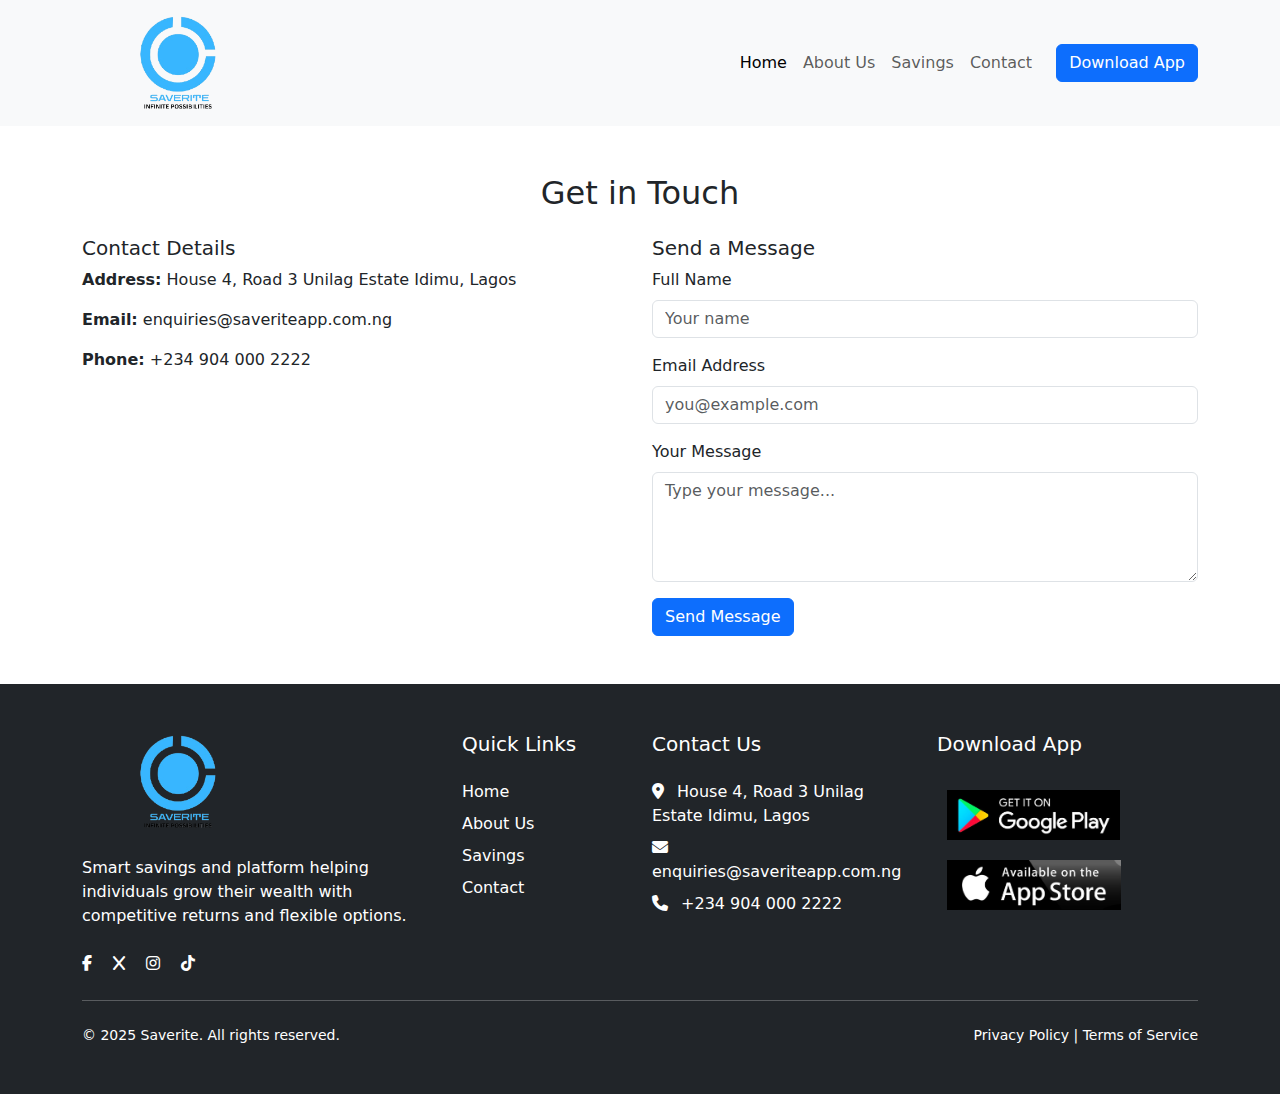
<file: contact.html>
<!DOCTYPE html>
<html lang="en">
<head>
  <meta charset="UTF-8">
  <title>Contact – Saverite</title>
  <link rel="stylesheet" href="style.css">

  <link href="dist/css/bootstrap.min.css" rel="stylesheet">
  <script src="dist/js/bootstrap.min.js"></script> 
  <link rel="stylesheet" href="https://cdnjs.cloudflare.com/ajax/libs/font-awesome/6.4.0/css/all.min.css">
</head>
<body>

    <!-- Navigation -->
    <nav class="navbar navbar-expand-lg navbar-light bg-light sticky-top">
        <div class="container">
            <a class="navbar-brand" href="index.html">
                <img src="images/logo.jpg" alt="Saverite Logo" style="height: 100px; width: 200px;">
            </a>
            <button class="navbar-toggler" type="button" data-bs-toggle="collapse" data-bs-target="#navbarNav"           style="border: none; box-shadow: none; outline: none; background: transparent;"
            >
                <span class="navbar-toggler-icon"></span>
            </button>
            <div class="collapse navbar-collapse" id="navbarNav">
                <ul class="navbar-nav ms-auto">
                    <li class="nav-item">
                        <a class="nav-link active" href="index.html">Home</a>
                    </li>
                    <li class="nav-item">
                        <a class="nav-link" href="about.html">About Us</a>
                    </li>
                    <li class="nav-item">
                        <a class="nav-link" href="invest.html">Savings</a>
                    </li>
                    <li class="nav-item">
                        <a class="nav-link" href="contact.html">Contact</a>
                    </li>
                </ul>
                <div class="ms-lg-3 mt-3 mt-lg-0">
                    <a href="#" class="btn btn-primary">Download App</a>
                </div>
            </div>
        </div>
    </nav>

  <section class="container py-5">
    <h2 class="mb-4 text-center">Get in Touch</h2>

    <div class="row">
      <div class="col-md-6 mb-4">
        <h5>Contact Details</h5>
        <p><strong>Address:</strong> House 4, Road 3 Unilag Estate Idimu, Lagos</p>
        <p><strong>Email:</strong> enquiries@saveriteapp.com.ng</p>
        <p><strong>Phone:</strong> +234 904 000 2222</p>
      </div>

      <div class="col-md-6">
        <h5>Send a Message</h5>
        <form>
          <div class="mb-3">
            <label for="name" class="form-label">Full Name</label>
            <input type="text" class="form-control" id="name" placeholder="Your name" required>
          </div>
          <div class="mb-3">
            <label for="email" class="form-label">Email Address</label>
            <input type="email" class="form-control" id="email" placeholder="you@example.com" required>
          </div>
          <div class="mb-3">
            <label for="message" class="form-label">Your Message</label>
            <textarea class="form-control" id="message" rows="4" placeholder="Type your message..." required></textarea>
          </div>
          <button type="submit" class="btn btn-primary">Send Message</button>
        </form>
      </div>
    </div>
  </section>

  <!-- Footer -->
  <footer>
    <div class="container">
        <div class="row">
            <div class="col-lg-4 mb-4 mb-lg-0">
                <h5 class="text-white mb-4">
                    <img src="images/logo.jpg" height="100" width="200">
                </h5>
                <p>Smart savings and platform helping individuals grow their wealth with competitive returns and flexible options.</p>
                <div class="mt-4">
                    <a href="https://www.facebook.com/profile.php?id=61578107497390" class="text-white me-3"><i class="fab fa-facebook-f"></i></a>
                    <a href="https://x.com/Saverite1" class="text-white me-3"><i class="fab fa-x"></i></a>
                    <a href="https://www.instagram.com/theSaverite/" class="text-white me-3"><i class="fab fa-instagram"></i></a>
                    <a href="https://www.tiktok.com/@saverite" class="text-white"><i class="fab fa-tiktok"></i></a>
                </div>
            </div>
            <div class="col-lg-2 col-md-6 mb-4 mb-md-0">
                <h5 class="text-white mb-4">Quick Links</h5>
                <ul class="list-unstyled">
                    <li class="mb-2"><a href="index.html" class="text-white text-decoration-none">Home</a></li>
                    <li class="mb-2"><a href="about.html" class="text-white text-decoration-none">About Us</a></li>
                    <li class="mb-2"><a href="invest.html" class="text-white text-decoration-none">Savings</a></li>
                    <li><a href="contact.html" class="text-white text-decoration-none">Contact</a></li>
                </ul>
            </div>
            <div class="col-lg-3 col-md-6 mb-4 mb-md-0">
                <h5 class="text-white mb-4">Contact Us</h5>
                <ul class="list-unstyled">
                    <li class="mb-2"><i class="fas fa-map-marker-alt me-2"></i> House 4, Road 3 Unilag Estate Idimu, Lagos</li>
                    <li class="mb-2"><i class="fas fa-envelope me-2"></i> enquiries@saveriteapp.com.ng</li>
                    <li><i class="fas fa-phone me-2"></i> +234 904 000 2222</li>
                </ul>
            </div>
            <div class="col-lg-3 col-md-6">
                <h5 class="text-white mb-4">Download App</h5>
                <a href="#"><img src="images/google.png" alt="Google Play" class="app-badge"></a>
                    <a href="#"><img src="images/apple.png" alt="App Store" class="app-badge"></a>
            </div>
        </div>
        <hr class="my-4 bg-secondary">
        <div class="row">
            <div class="col-md-6 text-center text-md-start">
                <p class="small mb-0">&copy; 2025 Saverite. All rights reserved.</p>
            </div>
            <div class="col-md-6 text-center text-md-end">
                <p class="small mb-0">
                    <a href="privacy.html" class="text-white text-decoration-none">Privacy Policy</a> | 
                    <a href="terms.html" class="text-white text-decoration-none">Terms of Service</a>
                </p>
            </div>
        </div>
    </div>
</footer>

  <script src="https://cdn.jsdelivr.net/npm/bootstrap@5.3.0/dist/js/bootstrap.bundle.min.js"></script>
</body>
</html>

<!-- 
instagram - https://www.instagram.com/theSaverite/

Facebook - https://www.facebook.com/profile.php?id=61578107497390

x - https://x.com/Saverite1

tiktok - https://www.tiktok.com/@saverite -->
</file>
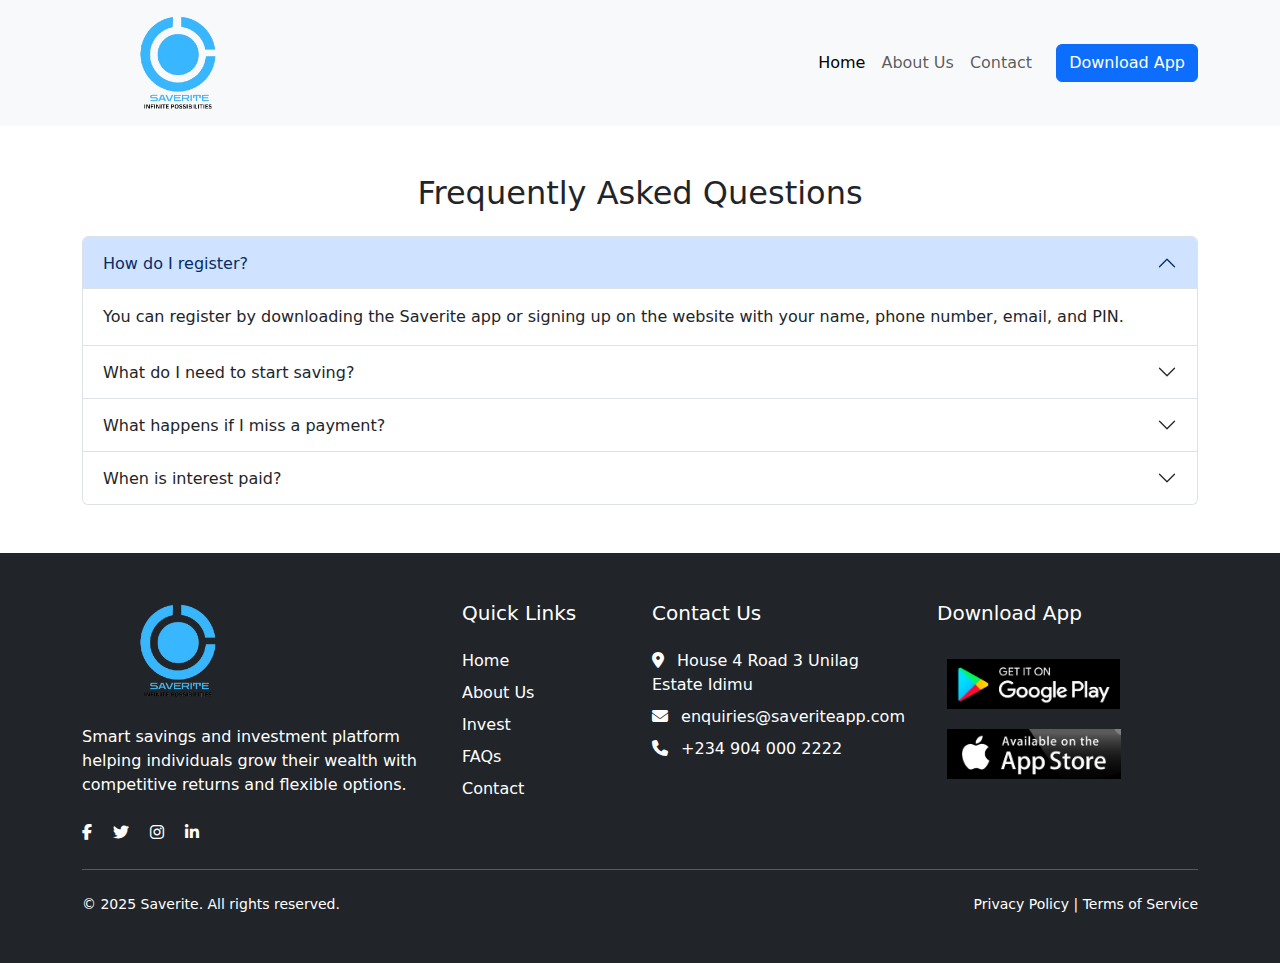
<file: faq.html>
<!DOCTYPE html>
<html lang="en">
<head>
  <meta charset="UTF-8">
  <title>FAQs – Saverite</title>
  <link rel="stylesheet" href="style.css">

  <link href="dist/css/bootstrap.min.css" rel="stylesheet">
  <script src="dist/js/bootstrap.min.js"></script>  <link rel="stylesheet" href="https://cdnjs.cloudflare.com/ajax/libs/font-awesome/6.4.0/css/all.min.css">
</head>
<body>

    <!-- Navigation -->
    <nav class="navbar navbar-expand-lg navbar-light bg-light sticky-top">
        <div class="container">
            <a class="navbar-brand" href="index.html">
                                <img src="images/logo.jpg" alt="Saverite Logo" style="height: 100px; width: 200px;">

            </a>
            <button class="navbar-toggler" type="button" data-bs-toggle="collapse" data-bs-target="#navbarNav">
                <span class="navbar-toggler-icon"></span>
            </button>
            <div class="collapse navbar-collapse" id="navbarNav">
                <ul class="navbar-nav ms-auto">
                    <li class="nav-item">
                        <a class="nav-link active" href="index.html">Home</a>
                    </li>
                    <li class="nav-item">
                        <a class="nav-link" href="about.html">About Us</a>
                    </li>
                    <li class="nav-item">
                        <a class="nav-link" href="contact.html">Contact</a>
                    </li>
                </ul>
                <div class="ms-lg-3 mt-3 mt-lg-0">
                    <a href="#" class="btn btn-primary">Download App</a>
                </div>
            </div>
        </div>
    </nav>

  <section class="container py-5">
    <h2 class="mb-4 text-center">Frequently Asked Questions</h2>
    <div class="accordion" id="faqAccordion">

      <div class="accordion-item">
        <h2 class="accordion-header" id="headingOne">
          <button class="accordion-button" type="button" data-bs-toggle="collapse" data-bs-target="#faq1">
            How do I register?
          </button>
        </h2>
        <div id="faq1" class="accordion-collapse collapse show" data-bs-parent="#faqAccordion">
          <div class="accordion-body">
            You can register by downloading the Saverite app or signing up on the website with your name, phone number, email, and PIN.
          </div>
        </div>
      </div>

      <div class="accordion-item">
        <h2 class="accordion-header" id="headingTwo">
          <button class="accordion-button collapsed" type="button" data-bs-toggle="collapse" data-bs-target="#faq2">
            What do I need to start saving?
          </button>
        </h2>
        <div id="faq2" class="accordion-collapse collapse" data-bs-parent="#faqAccordion">
          <div class="accordion-body">
            You only need a smartphone, an active bank account, and a debit card to start saving with Saverite.
          </div>
        </div>
      </div>

      <div class="accordion-item">
        <h2 class="accordion-header" id="headingThree">
          <button class="accordion-button collapsed" type="button" data-bs-toggle="collapse" data-bs-target="#faq3">
            What happens if I miss a payment?
          </button>
        </h2>
        <div id="faq3" class="accordion-collapse collapse" data-bs-parent="#faqAccordion">
          <div class="accordion-body">
            There is no penalty. Saverite only deducts savings when your account is funded. Missed days are skipped, not carried over.
          </div>
        </div>
      </div>

      <div class="accordion-item">
        <h2 class="accordion-header" id="headingFour">
          <button class="accordion-button collapsed" type="button" data-bs-toggle="collapse" data-bs-target="#faq4">
            When is interest paid?
          </button>
        </h2>
        <div id="faq4" class="accordion-collapse collapse" data-bs-parent="#faqAccordion">
          <div class="accordion-body">
            Interest is paid daily and credited to your withdrawable wallet.
          </div>
        </div>
      </div>

    </div>
  </section>

  <!-- Footer -->
  <footer>
    <div class="container">
        <div class="row">
            <div class="col-lg-4 mb-4 mb-lg-0">
                <h5 class="text-white mb-4">
                    <img src="images/logo.jpg" height="100" width="200">
                </h5>
                <p>Smart savings and investment platform helping individuals grow their wealth with competitive returns and flexible options.</p>
                <div class="mt-4">
                    <a href="#" class="text-white me-3"><i class="fab fa-facebook-f"></i></a>
                    <a href="#" class="text-white me-3"><i class="fab fa-twitter"></i></a>
                    <a href="#" class="text-white me-3"><i class="fab fa-instagram"></i></a>
                    <a href="#" class="text-white"><i class="fab fa-linkedin-in"></i></a>
                </div>
            </div>
            <div class="col-lg-2 col-md-6 mb-4 mb-md-0">
                <h5 class="text-white mb-4">Quick Links</h5>
                <ul class="list-unstyled">
                    <li class="mb-2"><a href="index.html" class="text-white text-decoration-none">Home</a></li>
                    <li class="mb-2"><a href="about.html" class="text-white text-decoration-none">About Us</a></li>
                    <li class="mb-2"><a href="invest.html" class="text-white text-decoration-none">Invest</a></li>
                    <li class="mb-2"><a href="faqs.html" class="text-white text-decoration-none">FAQs</a></li>
                    <li><a href="contact.html" class="text-white text-decoration-none">Contact</a></li>
                </ul>
            </div>
            <div class="col-lg-3 col-md-6 mb-4 mb-md-0">
                <h5 class="text-white mb-4">Contact Us</h5>
                <ul class="list-unstyled">
                    <li class="mb-2"><i class="fas fa-map-marker-alt me-2"></i> House 4 Road 3 Unilag Estate Idimu</li>
                    <li class="mb-2"><i class="fas fa-envelope me-2"></i> enquiries@saveriteapp.com</li>
                    <li><i class="fas fa-phone me-2"></i> +234 904 000 2222</li>
                </ul>
            </div>
            <div class="col-lg-3 col-md-6">
                <h5 class="text-white mb-4">Download App</h5>
                <a href="#"><img src="images/google.png" alt="Google Play" class="app-badge"></a>
                    <a href="#"><img src="images/apple.png" alt="App Store" class="app-badge"></a>
            </div>
        </div>
        <hr class="my-4 bg-secondary">
        <div class="row">
            <div class="col-md-6 text-center text-md-start">
                <p class="small mb-0">&copy; 2025 Saverite. All rights reserved.</p>
            </div>
            <div class="col-md-6 text-center text-md-end">
                <p class="small mb-0">
                    <a href="#" class="text-white text-decoration-none">Privacy Policy</a> | 
                    <a href="#" class="text-white text-decoration-none">Terms of Service</a>
                </p>
            </div>
        </div>
    </div>
</footer>

  <script src="https://cdn.jsdelivr.net/npm/bootstrap@5.3.0/dist/js/bootstrap.bundle.min.js"></script>
</body>
</html>
</file>
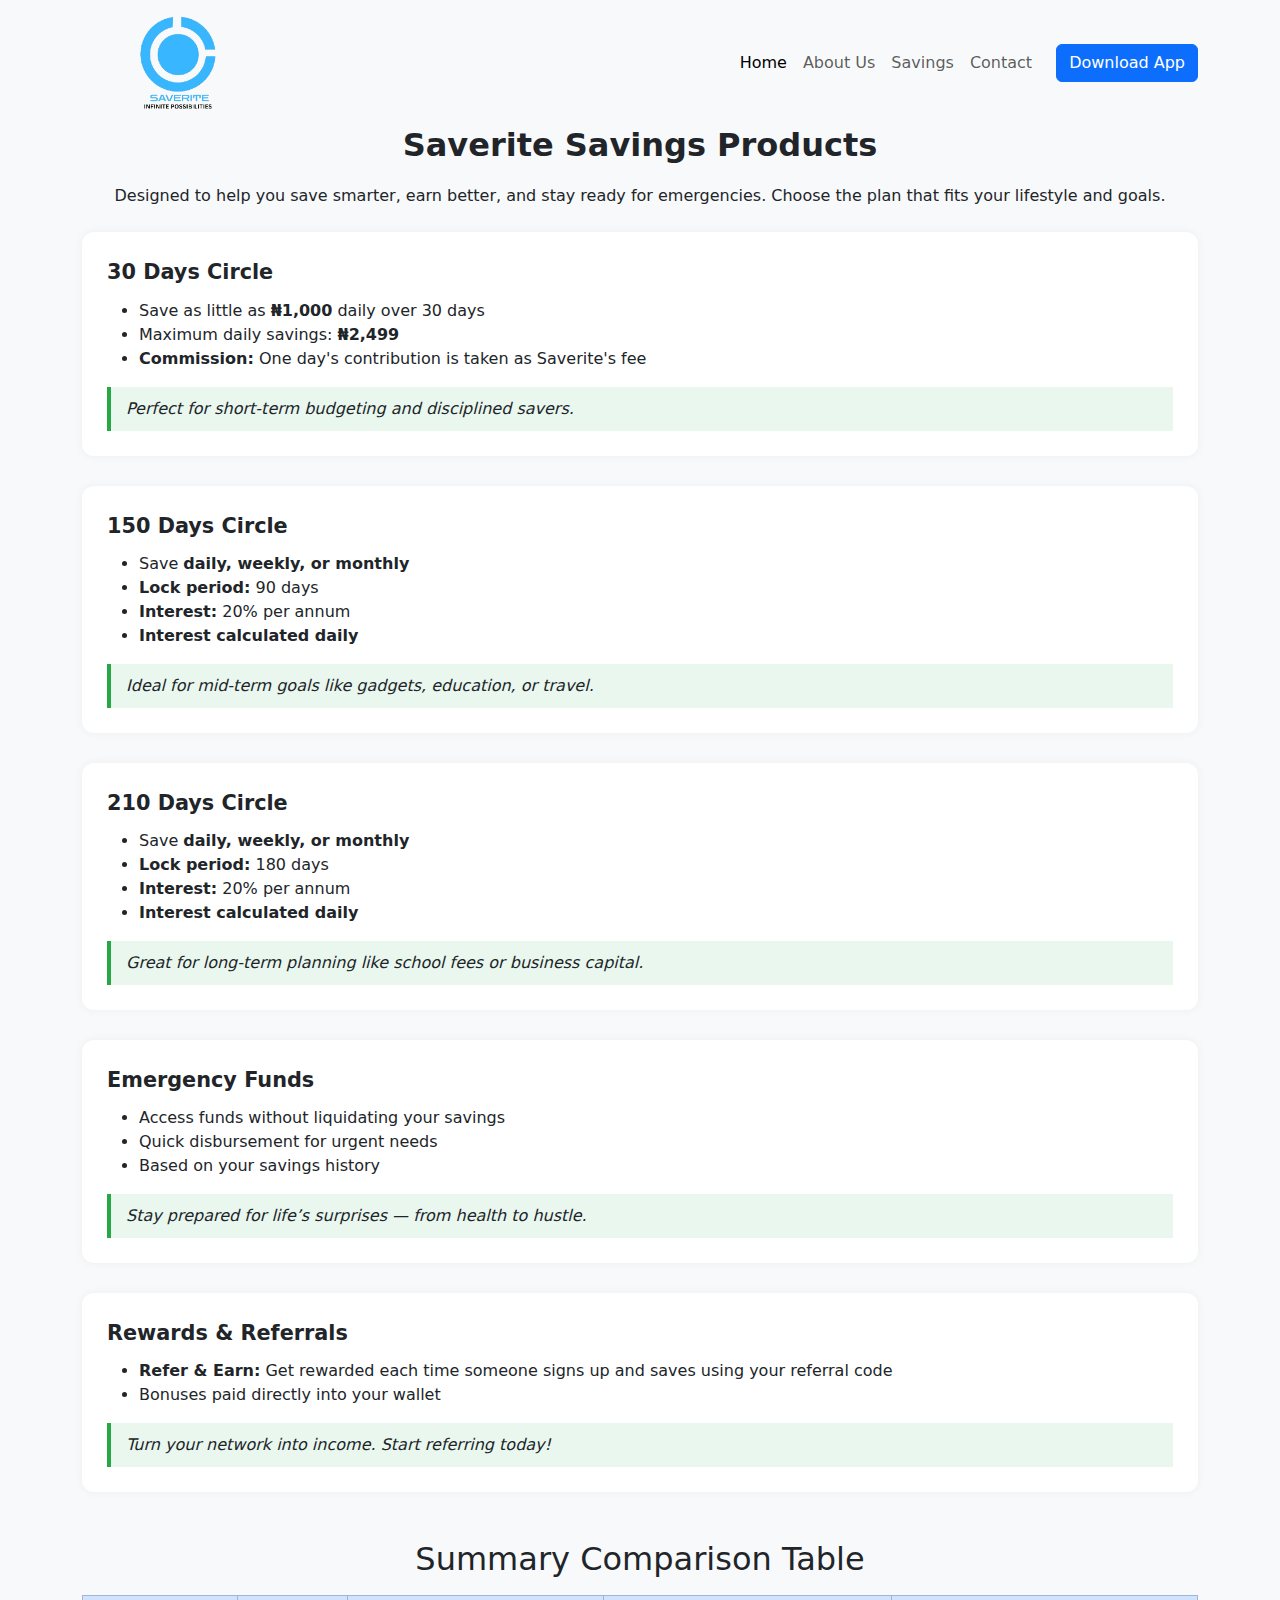
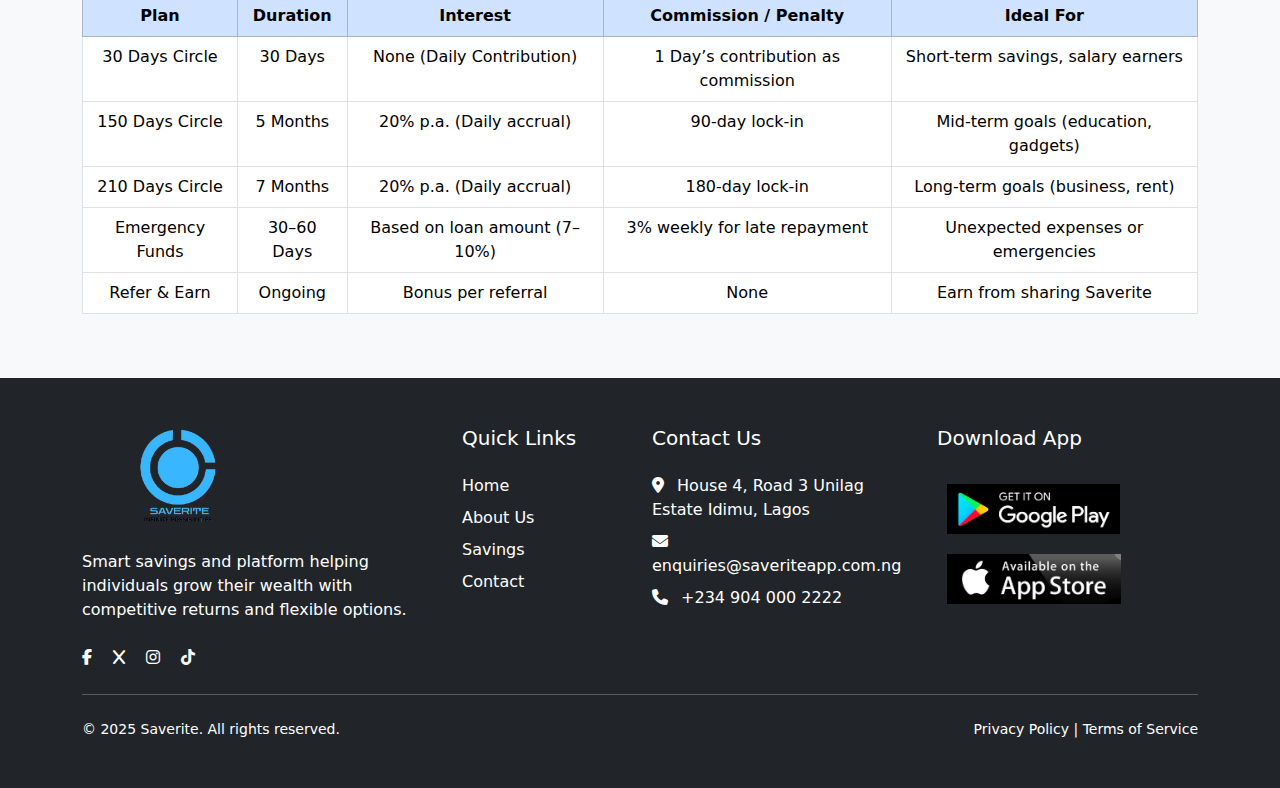
<file: invest.html>
<!DOCTYPE html>
<html lang="en">
<head>
    <meta charset="UTF-8">
    <meta name="viewport" content="width=device-width, initial-scale=1.0">
    <title>Saverite - Smart Savings Platform</title>
    <link rel="stylesheet" href="style.css">
    <!-- Bootstrap CSS -->
    <link href="dist/css/bootstrap.min.css" rel="stylesheet">
    <script src="dist/js/bootstrap.min.js"></script>
    <!-- Font Awesome -->
    <link rel="stylesheet" href="https://cdnjs.cloudflare.com/ajax/libs/font-awesome/6.4.0/css/all.min.css">
    <style>
      body {
        background-color: #f8f9fa;
      }
      .section-title {
        font-size: 2rem;
        font-weight: 600;
        margin-bottom: 20px;
      }
      .product-card {
        background: #fff;
        border-radius: 12px;
        padding: 25px;
        box-shadow: 0 0 10px rgba(0, 0, 0, 0.05);
        margin-bottom: 30px;
      }
      .product-title {
        font-size: 1.3rem;
        font-weight: 600;
        margin-bottom: 10px;
      }
      .highlight {
        background-color: #e9f7ef;
        border-left: 4px solid #28a745;
        padding: 10px 15px;
        margin-top: 15px;
        font-style: italic;
      }
    </style>

  </head>
<body>
    <!-- Navigation -->
    <nav class="navbar navbar-expand-lg navbar-light bg-light sticky-top">
        <div class="container">
            <a class="navbar-brand" href="index.html">
                <img src="images/logo.jpg" alt="Saverite Logo" style="height: 100px; width: 200px;">
            </a>
            <button class="navbar-toggler" type="button" data-bs-toggle="collapse" data-bs-target="#navbarNav"           style="border: none; box-shadow: none; outline: none; background: transparent;"
            >
                <span class="navbar-toggler-icon"></span>
            </button>
            <div class="collapse navbar-collapse" id="navbarNav">
                <ul class="navbar-nav ms-auto">
                    <li class="nav-item">
                        <a class="nav-link active" href="index.html">Home</a>
                    </li>
                    <li class="nav-item">
                        <a class="nav-link" href="about.html">About Us</a>
                    </li>
                    <li class="nav-item">
                        <a class="nav-link" href="invest.html">Savings</a>
                    </li>
                    <li class="nav-item">
                        <a class="nav-link" href="contact.html">Contact</a>
                    </li>
                </ul>
                <div class="ms-lg-3 mt-3 mt-lg-0">
                    <a href="#" class="btn btn-primary">Download App</a>
                </div>
            </div>
        </div>
    </nav>

    <div class="container">
      
      <h1 class="section-title text-center">Saverite Savings Products</h1>
  <p class="mb-4 text-center">
    Designed to help you save smarter, earn better, and stay ready for emergencies. Choose the plan that fits your lifestyle and goals.
  </p>

  <!-- 30 Days Circle -->
  <div class="product-card">
    <div class="product-title">30 Days Circle</div>
    <ul>
      <li>Save as little as <strong>₦1,000</strong> daily over 30 days</li>
      <li>Maximum daily savings: <strong>₦2,499</strong></li>
      <li><strong>Commission:</strong> One day's contribution is taken as Saverite's fee</li>
    </ul>
    <div class="highlight">Perfect for short-term budgeting and disciplined savers.</div>
  </div>

  <!-- 150 Days Circle -->
  <div class="product-card">
    <div class="product-title">150 Days Circle</div>
    <ul>
      <li>Save <strong>daily, weekly, or monthly</strong></li>
      <li><strong>Lock period:</strong> 90 days</li>
      <li><strong>Interest:</strong> 20% per annum</li>
      <li><strong>Interest calculated daily</strong></li>
    </ul>
    <div class="highlight">Ideal for mid-term goals like gadgets, education, or travel.</div>
  </div>

  <!-- 210 Days Circle -->
  <div class="product-card">
    <div class="product-title">210 Days Circle</div>
    <ul>
      <li>Save <strong>daily, weekly, or monthly</strong></li>
      <li><strong>Lock period:</strong> 180 days</li>
      <li><strong>Interest:</strong> 20% per annum</li>
      <li><strong>Interest calculated daily</strong></li>
    </ul>
    <div class="highlight">Great for long-term planning like school fees or business capital.</div>
  </div>

  <!-- Emergency Funds -->
  <div class="product-card">
    <div class="product-title">Emergency Funds</div>
    <ul>
      <li>Access funds without liquidating your savings</li>
      <li>Quick disbursement for urgent needs</li>
      <li>Based on your savings history</li>
    </ul>
    <div class="highlight">Stay prepared for life’s surprises — from health to hustle.</div>
  </div>

  <!-- Rewards & Referrals -->
  <div class="product-card">
    <div class="product-title"> Rewards & Referrals</div>
    <ul>
      <li><strong>Refer & Earn:</strong> Get rewarded each time someone signs up and saves using your referral code</li>
      <li>Bonuses paid directly into your wallet</li>
    </ul>
    <div class="highlight">Turn your network into income. Start referring today!</div>
  </div>
    
  <h2 class="mt-5 mb-3 text-center">Summary Comparison Table</h2>
<div class="table-responsive pb-5">
  <table class="table table-bordered text-center">
    <thead class="table-primary">
      <tr>
        <th>Plan</th>
        <th>Duration</th>
        <th>Interest</th>
        <th>Commission / Penalty</th>
        <th>Ideal For</th>
      </tr>
    </thead>
    <tbody>
      <tr>
        <td>30 Days Circle</td>
        <td>30 Days</td>
        <td>None (Daily Contribution)</td>
        <td>1 Day’s contribution as commission</td>
        <td>Short-term savings, salary earners</td>
      </tr>
      <tr>
        <td>150 Days Circle</td>
        <td>5 Months</td>
        <td>20% p.a. (Daily accrual)</td>
        <td>90-day lock-in</td>
        <td>Mid-term goals (education, gadgets)</td>
      </tr>
      <tr>
        <td>210 Days Circle</td>
        <td>7 Months</td>
        <td>20% p.a. (Daily accrual)</td>
        <td>180-day lock-in</td>
        <td>Long-term goals (business, rent)</td>
      </tr>
      <tr>
        <td>Emergency Funds</td>
        <td>30–60 Days</td>
        <td>Based on loan amount (7–10%)</td>
        <td>3% weekly for late repayment</td>
        <td>Unexpected expenses or emergencies</td>
      </tr>
      <tr>
        <td>Refer & Earn</td>
        <td>Ongoing</td>
        <td>Bonus per referral</td>
        <td>None</td>
        <td>Earn from sharing Saverite</td>
      </tr>
    </tbody>
  </table>
</div>

  
    </div>

    <!-- Footer -->
    <footer>
        <div class="container">
            <div class="row">
                <div class="col-lg-4 mb-4 mb-lg-0">
                    <h5 class="text-white mb-4">
                        <img src="images/logo.jpg" height="100" width="200">
                    </h5>
                    <p>Smart savings and platform helping individuals grow their wealth with competitive returns and flexible options.</p>
                    <div class="mt-4">
                        <a href="https://www.facebook.com/profile.php?id=61578107497390" class="text-white me-3"><i class="fab fa-facebook-f"></i></a>
                        <a href="https://x.com/Saverite1" class="text-white me-3"><i class="fab fa-x"></i></a>
                        <a href="https://www.instagram.com/theSaverite/" class="text-white me-3"><i class="fab fa-instagram"></i></a>
                        <a href="https://www.tiktok.com/@saverite" class="text-white"><i class="fab fa-tiktok"></i></a>
                    </div>
                </div>
                <div class="col-lg-2 col-md-6 mb-4 mb-md-0">
                    <h5 class="text-white mb-4">Quick Links</h5>
                    <ul class="list-unstyled">
                      <li class="mb-2"><a href="index.html" class="text-white text-decoration-none">Home</a></li>
                      <li class="mb-2"><a href="about.html" class="text-white text-decoration-none">About Us</a></li>
                      <li class="mb-2"><a href="invest.html" class="text-white text-decoration-none">Savings</a></li>
                      <li><a href="contact.html" class="text-white text-decoration-none">Contact</a></li>
                  </ul>
                </div>
                <div class="col-lg-3 col-md-6 mb-4 mb-md-0">
                    <h5 class="text-white mb-4">Contact Us</h5>
                    <ul class="list-unstyled">
                      <li class="mb-2"><i class="fas fa-map-marker-alt me-2"></i> House 4, Road 3 Unilag Estate Idimu, Lagos</li>
                      <li class="mb-2"><i class="fas fa-envelope me-2"></i> enquiries@saveriteapp.com.ng</li>
                      <li><i class="fas fa-phone me-2"></i> +234 904 000 2222</li>
                  </ul>
                </div>
                <div class="col-lg-3 col-md-6">
                    <h5 class="text-white mb-4">Download App</h5>
                    <a href="#"><img src="images/google.png" alt="Google Play" class="app-badge"></a>
                        <a href="#"><img src="images/apple.png" alt="App Store" class="app-badge"></a>
                </div>
            </div>
            <hr class="my-4 bg-secondary">
            <div class="row">
                <div class="col-md-6 text-center text-md-start">
                    <p class="small mb-0">&copy; 2025 Saverite. All rights reserved.</p>
                </div>
                <div class="col-md-6 text-center text-md-end">
                    <p class="small mb-0">
                        <a href="privacy.html" class="text-white text-decoration-none">Privacy Policy</a> | 
                        <a href="terms.html" class="text-white text-decoration-none">Terms of Service</a>
                    </p>
                </div>
            </div>
        </div>
    </footer>

    <!-- Bootstrap JS -->
    <script src="https://cdn.jsdelivr.net/npm/bootstrap@5.3.0/dist/js/bootstrap.bundle.min.js"></script>
</body>
</html>
</file>
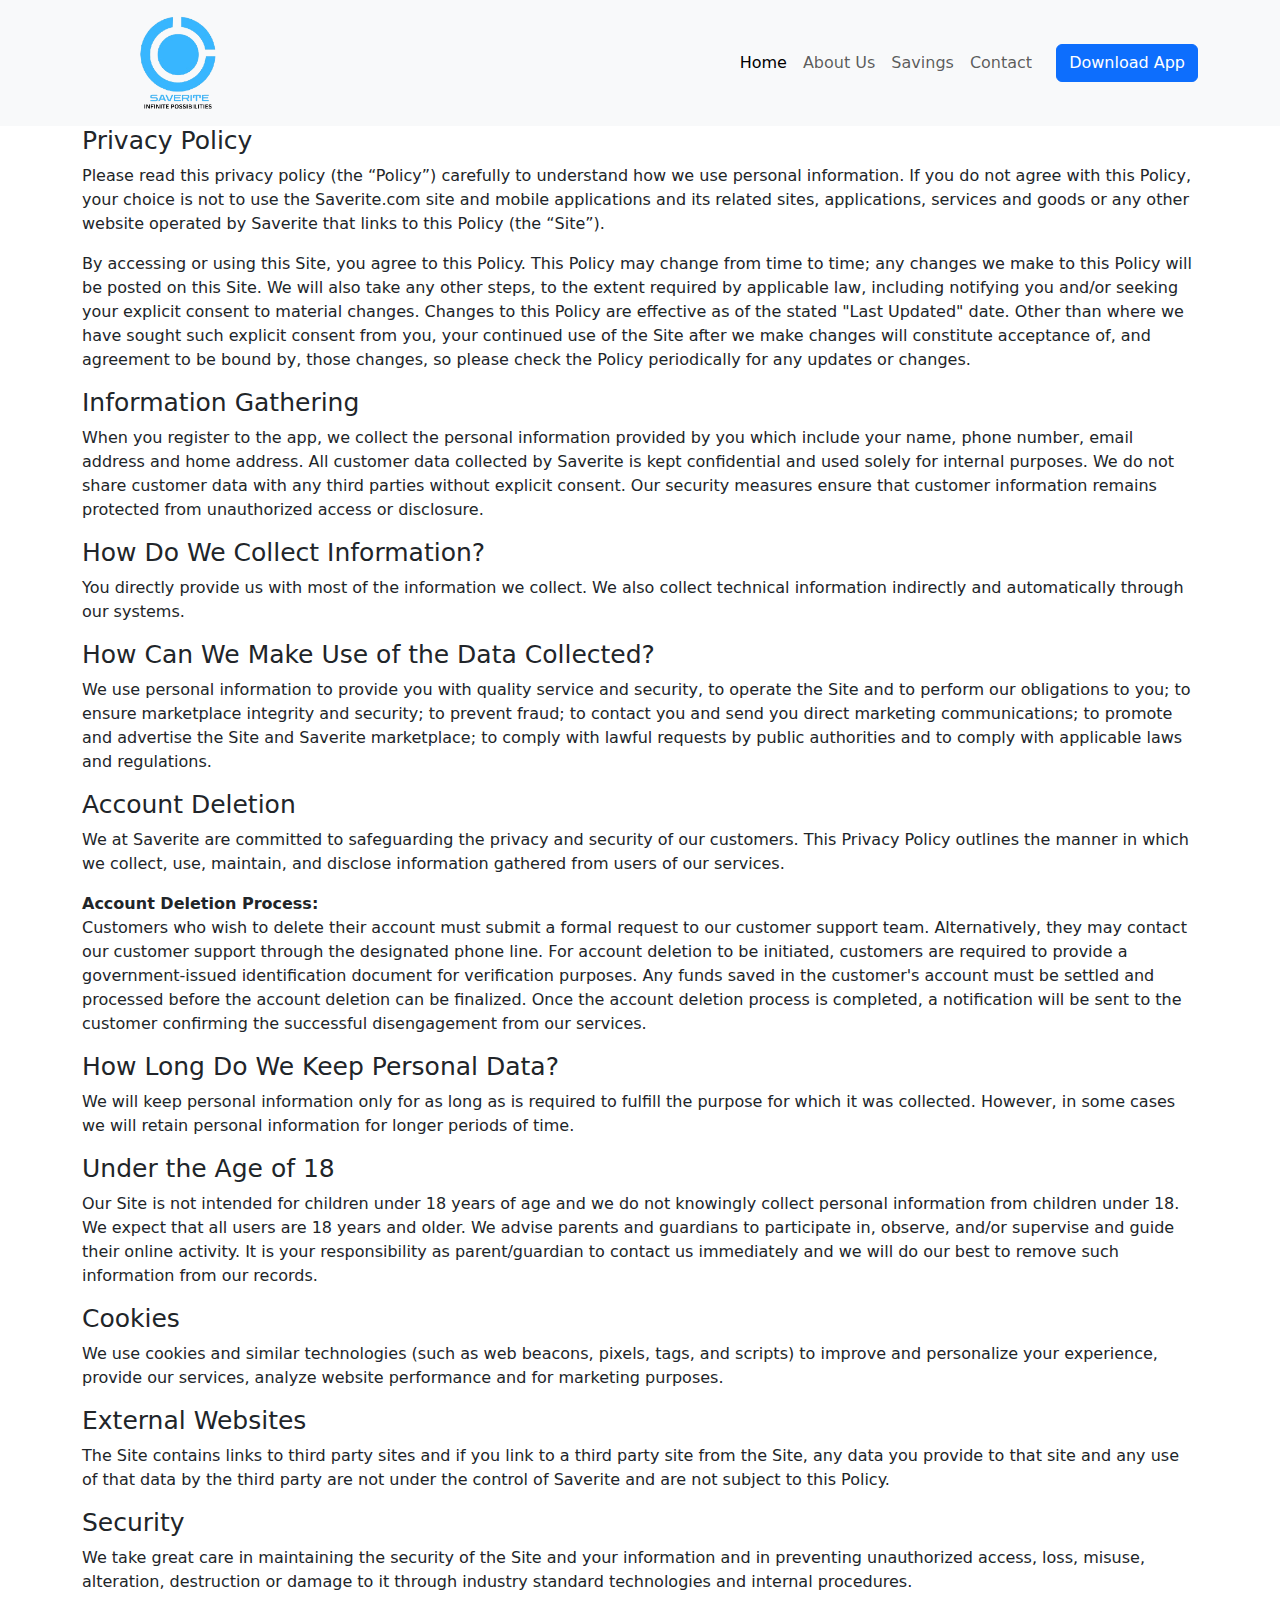
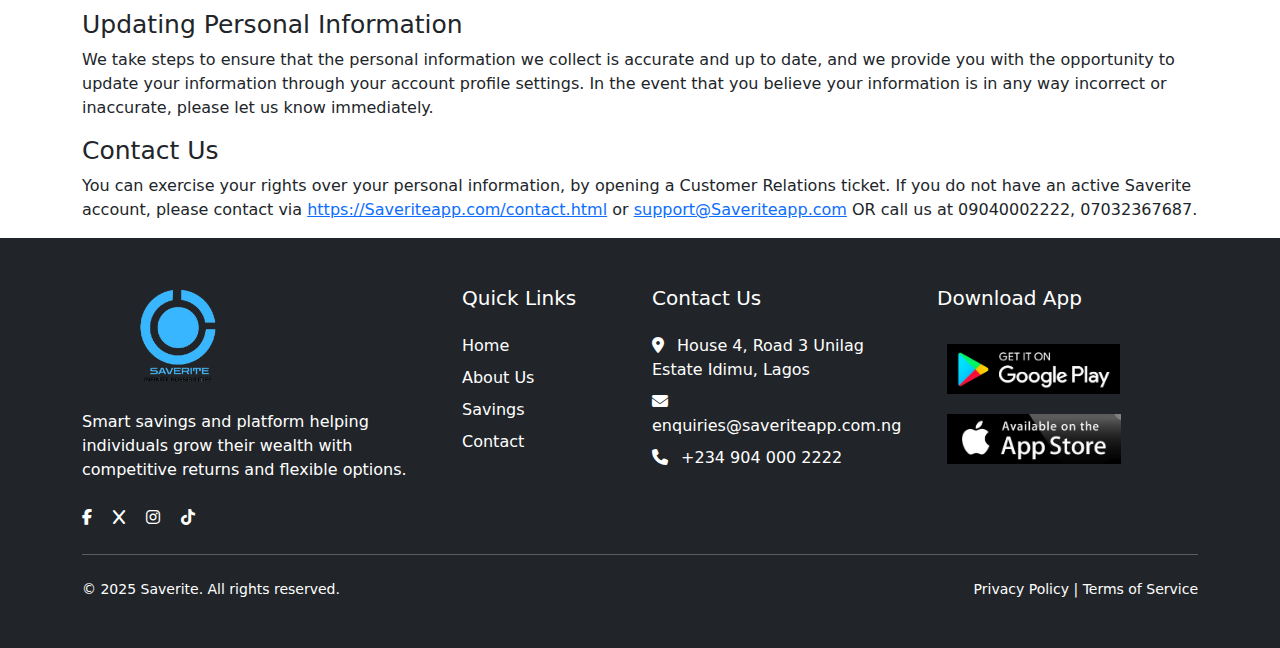
<file: privacy.html>
<!DOCTYPE html>
<html lang="en">
<head>
    <meta charset="UTF-8">
    <meta name="viewport" content="width=device-width, initial-scale=1.0">
    <title>Saverite - Smart Savings Platform</title>
    <style>
        body {
          font-family: Arial, sans-serif;
          line-height: 1.6;
          margin: auto;
          background-color: #f9f9f9;
          color: #333;
        }
        h1 {
          color: #004080;
          font-size: 25px !important;
        }
        h2 {
          margin-top: 30px;
          color: #0066cc;
          font-size: 25px !important;
        }
      </style>
    <link rel="stylesheet" href="style.css">
    <!-- Bootstrap CSS -->
    <link href="dist/css/bootstrap.min.css" rel="stylesheet">
    <script src="dist/js/bootstrap.min.js"></script>
    <!-- Font Awesome -->
    <link rel="stylesheet" href="https://cdnjs.cloudflare.com/ajax/libs/font-awesome/6.4.0/css/all.min.css">
</head>
<body>
    <!-- Navigation -->
    <nav class="navbar navbar-expand-lg navbar-light bg-light sticky-top">
      <div class="container">
          <a class="navbar-brand" href="index.html">
              <img src="images/logo.jpg" alt="Saverite Logo" style="height: 100px; width: 200px;">
          </a>
          <button class="navbar-toggler" type="button" data-bs-toggle="collapse" data-bs-target="#navbarNav"           style="border: none; box-shadow: none; outline: none; background: transparent;"
          >
              <span class="navbar-toggler-icon"></span>
          </button>
          <div class="collapse navbar-collapse" id="navbarNav">
              <ul class="navbar-nav ms-auto">
                  <li class="nav-item">
                      <a class="nav-link active" href="index.html">Home</a>
                  </li>
                  <li class="nav-item">
                      <a class="nav-link" href="about.html">About Us</a>
                  </li>
                  <li class="nav-item">
                      <a class="nav-link" href="invest.html">Savings</a>
                  </li>
                  <li class="nav-item">
                      <a class="nav-link" href="contact.html">Contact</a>
                  </li>
              </ul>
              <div class="ms-lg-3 mt-3 mt-lg-0">
                  <a href="#" class="btn btn-primary">Download App</a>
              </div>
          </div>
      </div>
  </nav>


    <div class="container">
        <h1>Privacy Policy</h1>

  <p>
    Please read this privacy policy (the “Policy”) carefully to understand how we use personal information. If you do not agree with this Policy, your choice is not to use the Saverite.com site and mobile applications and its related sites, applications, services and goods or any other website operated by Saverite that links to this Policy (the “Site”).
  </p>
  <p>
    By accessing or using this Site, you agree to this Policy. This Policy may change from time to time; any changes we make to this Policy will be posted on this Site. We will also take any other steps, to the extent required by applicable law, including notifying you and/or seeking your explicit consent to material changes. Changes to this Policy are effective as of the stated "Last Updated" date. Other than where we have sought such explicit consent from you, your continued use of the Site after we make changes will constitute acceptance of, and agreement to be bound by, those changes, so please check the Policy periodically for any updates or changes.
  </p>

  <h2>Information Gathering</h2>
  <p>
    When you register to the app, we collect the personal information provided by you which include your name, phone number, email address and home address. All customer data collected by Saverite is kept confidential and used solely for internal purposes. We do not share customer data with any third parties without explicit consent. Our security measures ensure that customer information remains protected from unauthorized access or disclosure.
  </p>

  <h2>How Do We Collect Information?</h2>
  <p>
    You directly provide us with most of the information we collect. We also collect technical information indirectly and automatically through our systems.
  </p>

  <h2>How Can We Make Use of the Data Collected?</h2>
  <p>
    We use personal information to provide you with quality service and security, to operate the Site and to perform our obligations to you; to ensure marketplace integrity and security; to prevent fraud; to contact you and send you direct marketing communications; to promote and advertise the Site and Saverite marketplace; to comply with lawful requests by public authorities and to comply with applicable laws and regulations.
  </p>

  <h2>Account Deletion</h2>
  <p>
    We at Saverite are committed to safeguarding the privacy and security of our customers. This Privacy Policy outlines the manner in which we collect, use, maintain, and disclose information gathered from users of our services.
  </p>
  <p>
    <strong>Account Deletion Process:</strong><br>
    Customers who wish to delete their account must submit a formal request to our customer support team. Alternatively, they may contact our customer support through the designated phone line. For account deletion to be initiated, customers are required to provide a government-issued identification document for verification purposes. Any funds saved in the customer's account must be settled and processed before the account deletion can be finalized. Once the account deletion process is completed, a notification will be sent to the customer confirming the successful disengagement from our services.
  </p>

  <h2>How Long Do We Keep Personal Data?</h2>
  <p>
    We will keep personal information only for as long as is required to fulfill the purpose for which it was collected. However, in some cases we will retain personal information for longer periods of time.
  </p>

  <h2>Under the Age of 18</h2>
  <p>
    Our Site is not intended for children under 18 years of age and we do not knowingly collect personal information from children under 18. We expect that all users are 18 years and older. We advise parents and guardians to participate in, observe, and/or supervise and guide their online activity. It is your responsibility as parent/guardian to contact us immediately and we will do our best to remove such information from our records.
  </p>

  <h2>Cookies</h2>
  <p>
    We use cookies and similar technologies (such as web beacons, pixels, tags, and scripts) to improve and personalize your experience, provide our services, analyze website performance and for marketing purposes.
  </p>

  <h2>External Websites</h2>
  <p>
    The Site contains links to third party sites and if you link to a third party site from the Site, any data you provide to that site and any use of that data by the third party are not under the control of Saverite and are not subject to this Policy.
  </p>

  <h2>Security</h2>
  <p>
    We take great care in maintaining the security of the Site and your information and in preventing unauthorized access, loss, misuse, alteration, destruction or damage to it through industry standard technologies and internal procedures.
  </p>

  <h2>Updating Personal Information</h2>
  <p>
    We take steps to ensure that the personal information we collect is accurate and up to date, and we provide you with the opportunity to update your information through your account profile settings. In the event that you believe your information is in any way incorrect or inaccurate, please let us know immediately.
  </p>

  <h2>Contact Us</h2>
  <p>
    You can exercise your rights over your personal information, by opening a Customer Relations ticket. If you do not have an active Saverite account, please contact via <a href="https://Saveriteapp.com/contact.html">https://Saveriteapp.com/contact.html</a> or <a href="mailto:support@Saveriteapp.com">support@Saveriteapp.com</a> OR call us at 09040002222, 07032367687.
  </p>
    </div>

    <!-- Footer -->
    <footer>
      <div class="container">
          <div class="row">
              <div class="col-lg-4 mb-4 mb-lg-0">
                  <h5 class="text-white mb-4">
                      <img src="images/logo.jpg" height="100" width="200">
                  </h5>
                  <p>Smart savings and platform helping individuals grow their wealth with competitive returns and flexible options.</p>
                  <div class="mt-4">
                      <a href="https://www.facebook.com/profile.php?id=61578107497390" class="text-white me-3"><i class="fab fa-facebook-f"></i></a>
                      <a href="https://x.com/Saverite1" class="text-white me-3"><i class="fab fa-x"></i></a>
                      <a href="https://www.instagram.com/theSaverite/" class="text-white me-3"><i class="fab fa-instagram"></i></a>
                      <a href="https://www.tiktok.com/@saverite" class="text-white"><i class="fab fa-tiktok"></i></a>
                  </div>
              </div>
              <div class="col-lg-2 col-md-6 mb-4 mb-md-0">
                  <h5 class="text-white mb-4">Quick Links</h5>
                  <ul class="list-unstyled">
                    <li class="mb-2"><a href="index.html" class="text-white text-decoration-none">Home</a></li>
                    <li class="mb-2"><a href="about.html" class="text-white text-decoration-none">About Us</a></li>
                    <li class="mb-2"><a href="invest.html" class="text-white text-decoration-none">Savings</a></li>
                    <li><a href="contact.html" class="text-white text-decoration-none">Contact</a></li>
                </ul>
              </div>
              <div class="col-lg-3 col-md-6 mb-4 mb-md-0">
                  <h5 class="text-white mb-4">Contact Us</h5>
                  <ul class="list-unstyled">
                    <li class="mb-2"><i class="fas fa-map-marker-alt me-2"></i> House 4, Road 3 Unilag Estate Idimu, Lagos</li>
                    <li class="mb-2"><i class="fas fa-envelope me-2"></i> enquiries@saveriteapp.com.ng</li>
                    <li><i class="fas fa-phone me-2"></i> +234 904 000 2222</li>
                </ul>
              </div>
              <div class="col-lg-3 col-md-6">
                  <h5 class="text-white mb-4">Download App</h5>
                  <a href="#"><img src="images/google.png" alt="Google Play" class="app-badge"></a>
                      <a href="#"><img src="images/apple.png" alt="App Store" class="app-badge"></a>
              </div>
          </div>
          <hr class="my-4 bg-secondary">
          <div class="row">
              <div class="col-md-6 text-center text-md-start">
                  <p class="small mb-0">&copy; 2025 Saverite. All rights reserved.</p>
              </div>
              <div class="col-md-6 text-center text-md-end">
                  <p class="small mb-0">
                      <a href="privacy.html" class="text-white text-decoration-none">Privacy Policy</a> | 
                      <a href="terms.html" class="text-white text-decoration-none">Terms of Service</a>
                  </p>
              </div>
          </div>
      </div>
  </footer>

    <!-- Bootstrap JS -->
    <script src="https://cdn.jsdelivr.net/npm/bootstrap@5.3.0/dist/js/bootstrap.bundle.min.js"></script>
</body>
</html>
</file>
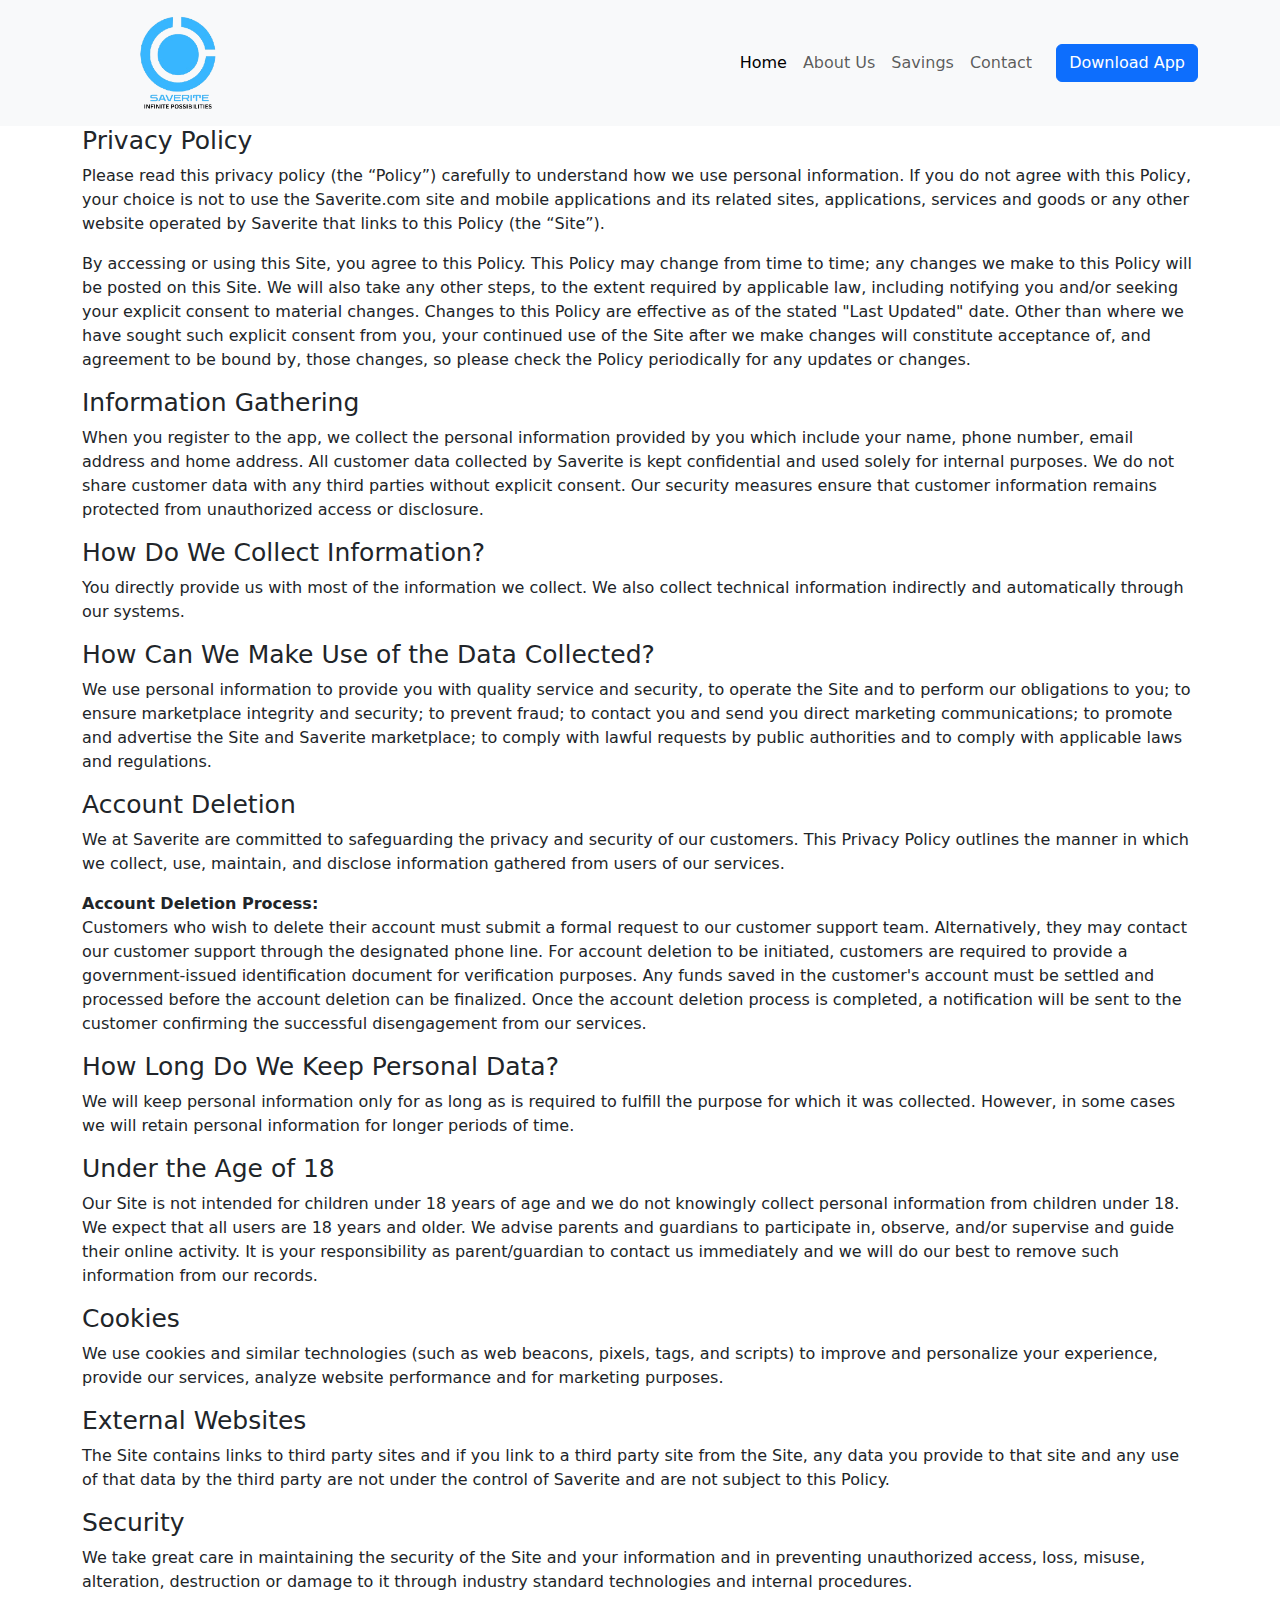
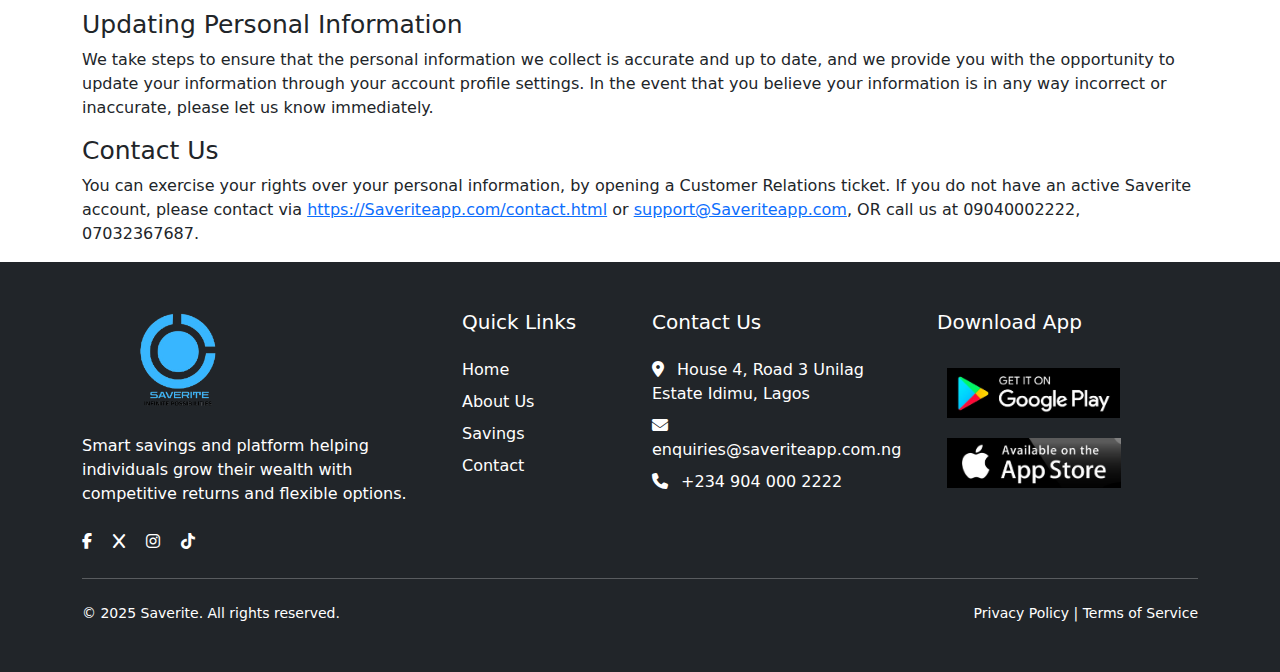
<file: terms.html>
<!DOCTYPE html>
<html lang="en">
<head>
    <meta charset="UTF-8">
    <meta name="viewport" content="width=device-width, initial-scale=1.0">
    <title>Saverite - Smart Savings Platform</title>
    <style>
      body {
        font-family: 'Segoe UI', Tahoma, Geneva, Verdana, sans-serif;
        
      }
      .container {
        /* max-width: 900px;
        margin: auto;
        background: #fff;
        padding: 30px;
        border-radius: 8px;
        box-shadow: 0 0 10px rgba(0,0,0,0.1); */
      }
      h1, h2 {
        color: #004080;
        font-size: 25px !important;
      }
      h1 {
        margin-bottom: 20px;
      }
      h2 {
        margin-top: 30px;
      }
      a {
        color: #0066cc;
      }
    </style>
    <link rel="stylesheet" href="style.css">
    <!-- Bootstrap CSS -->
    <link href="dist/css/bootstrap.min.css" rel="stylesheet">
    <script src="dist/js/bootstrap.min.js"></script>
    <!-- Font Awesome -->
    <link rel="stylesheet" href="https://cdnjs.cloudflare.com/ajax/libs/font-awesome/6.4.0/css/all.min.css">
</head>
<body>
    <!-- Navigation -->
    <nav class="navbar navbar-expand-lg navbar-light bg-light sticky-top">
      <div class="container">
          <a class="navbar-brand" href="index.html">
              <img src="images/logo.jpg" alt="Saverite Logo" style="height: 100px; width: 200px;">
          </a>
          <button class="navbar-toggler" type="button" data-bs-toggle="collapse" data-bs-target="#navbarNav"           style="border: none; box-shadow: none; outline: none; background: transparent;"
          >
              <span class="navbar-toggler-icon"></span>
          </button>
          <div class="collapse navbar-collapse" id="navbarNav">
              <ul class="navbar-nav ms-auto">
                  <li class="nav-item">
                      <a class="nav-link active" href="index.html">Home</a>
                  </li>
                  <li class="nav-item">
                      <a class="nav-link" href="about.html">About Us</a>
                  </li>
                  <li class="nav-item">
                      <a class="nav-link" href="invest.html">Savings</a>
                  </li>
                  <li class="nav-item">
                      <a class="nav-link" href="contact.html">Contact</a>
                  </li>
              </ul>
              <div class="ms-lg-3 mt-3 mt-lg-0">
                  <a href="#" class="btn btn-primary">Download App</a>
              </div>
          </div>
      </div>
  </nav>


    <div class="container">
    <h1>Privacy Policy</h1>

    <p>
      Please read this privacy policy (the “Policy”) carefully to understand how we use personal information. If you do not agree with this Policy, your choice is not to use the Saverite.com site and mobile applications and its related sites, applications, services and goods or any other website operated by Saverite that links to this Policy (the “Site”).
    </p>
    <p>
      By accessing or using this Site, you agree to this Policy. This Policy may change from time to time; any changes we make to this Policy will be posted on this Site. We will also take any other steps, to the extent required by applicable law, including notifying you and/or seeking your explicit consent to material changes. Changes to this Policy are effective as of the stated "Last Updated" date. Other than where we have sought such explicit consent from you, your continued use of the Site after we make changes will constitute acceptance of, and agreement to be bound by, those changes, so please check the Policy periodically for any updates or changes.
    </p>

    <h2>Information Gathering</h2>
    <p>
      When you register to the app, we collect the personal information provided by you which include your name, phone number, email address and home address. All customer data collected by Saverite is kept confidential and used solely for internal purposes. We do not share customer data with any third parties without explicit consent. Our security measures ensure that customer information remains protected from unauthorized access or disclosure.
    </p>

    <h2>How Do We Collect Information?</h2>
    <p>
      You directly provide us with most of the information we collect. We also collect technical information indirectly and automatically through our systems.
    </p>

    <h2>How Can We Make Use of the Data Collected?</h2>
    <p>
      We use personal information to provide you with quality service and security, to operate the Site and to perform our obligations to you; to ensure marketplace integrity and security; to prevent fraud; to contact you and send you direct marketing communications; to promote and advertise the Site and Saverite marketplace; to comply with lawful requests by public authorities and to comply with applicable laws and regulations.
    </p>

    <h2>Account Deletion</h2>
    <p>
      We at Saverite are committed to safeguarding the privacy and security of our customers. This Privacy Policy outlines the manner in which we collect, use, maintain, and disclose information gathered from users of our services.
    </p>
    <p>
      <strong>Account Deletion Process:</strong><br>
      Customers who wish to delete their account must submit a formal request to our customer support team. Alternatively, they may contact our customer support through the designated phone line. For account deletion to be initiated, customers are required to provide a government-issued identification document for verification purposes. Any funds saved in the customer's account must be settled and processed before the account deletion can be finalized. Once the account deletion process is completed, a notification will be sent to the customer confirming the successful disengagement from our services.
    </p>

    <h2>How Long Do We Keep Personal Data?</h2>
    <p>
      We will keep personal information only for as long as is required to fulfill the purpose for which it was collected. However, in some cases we will retain personal information for longer periods of time.
    </p>

    <h2>Under the Age of 18</h2>
    <p>
      Our Site is not intended for children under 18 years of age and we do not knowingly collect personal information from children under 18. We expect that all users are 18 years and older. We advise parents and guardians to participate in, observe, and/or supervise and guide their online activity. It is your responsibility as parent/guardian to contact us immediately and we will do our best to remove such information from our records.
    </p>

    <h2>Cookies</h2>
    <p>
      We use cookies and similar technologies (such as web beacons, pixels, tags, and scripts) to improve and personalize your experience, provide our services, analyze website performance and for marketing purposes.
    </p>

    <h2>External Websites</h2>
    <p>
      The Site contains links to third party sites and if you link to a third party site from the Site, any data you provide to that site and any use of that data by the third party are not under the control of Saverite and are not subject to this Policy.
    </p>

    <h2>Security</h2>
    <p>
      We take great care in maintaining the security of the Site and your information and in preventing unauthorized access, loss, misuse, alteration, destruction or damage to it through industry standard technologies and internal procedures.
    </p>

    <h2>Updating Personal Information</h2>
    <p>
      We take steps to ensure that the personal information we collect is accurate and up to date, and we provide you with the opportunity to update your information through your account profile settings. In the event that you believe your information is in any way incorrect or inaccurate, please let us know immediately.
    </p>

    <h2>Contact Us</h2>
    <p>
      You can exercise your rights over your personal information, by opening a Customer Relations ticket. If you do not have an active Saverite account, please contact via 
      <a href="https://Saveriteapp.com/contact.html" target="_blank">https://Saveriteapp.com/contact.html</a> or 
      <a href="mailto:support@Saveriteapp.com">support@Saveriteapp.com</a>, OR call us at 09040002222, 07032367687.
    </p>
  </div>

    <!-- Footer -->
    <footer>
      <div class="container">
          <div class="row">
              <div class="col-lg-4 mb-4 mb-lg-0">
                  <h5 class="text-white mb-4">
                      <img src="images/logo.jpg" height="100" width="200">
                  </h5>
                  <p>Smart savings and platform helping individuals grow their wealth with competitive returns and flexible options.</p>
                  <div class="mt-4">
                      <a href="https://www.facebook.com/profile.php?id=61578107497390" class="text-white me-3"><i class="fab fa-facebook-f"></i></a>
                      <a href="https://x.com/Saverite1" class="text-white me-3"><i class="fab fa-x"></i></a>
                      <a href="https://www.instagram.com/theSaverite/" class="text-white me-3"><i class="fab fa-instagram"></i></a>
                      <a href="https://www.tiktok.com/@saverite" class="text-white"><i class="fab fa-tiktok"></i></a>
                  </div>
              </div>
              <div class="col-lg-2 col-md-6 mb-4 mb-md-0">
                  <h5 class="text-white mb-4">Quick Links</h5>
                  <ul class="list-unstyled">
                    <li class="mb-2"><a href="index.html" class="text-white text-decoration-none">Home</a></li>
                    <li class="mb-2"><a href="about.html" class="text-white text-decoration-none">About Us</a></li>
                    <li class="mb-2"><a href="invest.html" class="text-white text-decoration-none">Savings</a></li>
                    <li><a href="contact.html" class="text-white text-decoration-none">Contact</a></li>
                </ul>
              </div>
              <div class="col-lg-3 col-md-6 mb-4 mb-md-0">
                  <h5 class="text-white mb-4">Contact Us</h5>
                  <ul class="list-unstyled">
                    <li class="mb-2"><i class="fas fa-map-marker-alt me-2"></i> House 4, Road 3 Unilag Estate Idimu, Lagos</li>
                    <li class="mb-2"><i class="fas fa-envelope me-2"></i> enquiries@saveriteapp.com.ng</li>
                    <li><i class="fas fa-phone me-2"></i> +234 904 000 2222</li>
                </ul>
              </div>
              <div class="col-lg-3 col-md-6">
                  <h5 class="text-white mb-4">Download App</h5>
                  <a href="#"><img src="images/google.png" alt="Google Play" class="app-badge"></a>
                      <a href="#"><img src="images/apple.png" alt="App Store" class="app-badge"></a>
              </div>
          </div>
          <hr class="my-4 bg-secondary">
          <div class="row">
              <div class="col-md-6 text-center text-md-start">
                  <p class="small mb-0">&copy; 2025 Saverite. All rights reserved.</p>
              </div>
              <div class="col-md-6 text-center text-md-end">
                  <p class="small mb-0">
                      <a href="privacy.html" class="text-white text-decoration-none">Privacy Policy</a> | 
                      <a href="terms.html" class="text-white text-decoration-none">Terms of Service</a>
                  </p>
              </div>
          </div>
      </div>
  </footer>

    <!-- Bootstrap JS -->
    <script src="https://cdn.jsdelivr.net/npm/bootstrap@5.3.0/dist/js/bootstrap.bundle.min.js"></script>
</body>
</html>
</file>
<file: style.css>
.hero-section {
    background-color: #f8f9fa;
    padding: 5rem 0;
}
.feature-icon {
    font-size: 2.5rem;
    color: #0d6efd;
    margin-bottom: 1rem;
}
.app-badge {
    height: 50px;
    margin: 10px;
}
.testimonial-img {
    width: 80px;
    height: 80px;
    border-radius: 50%;
    object-fit: cover;
}
footer {
    background-color: #212529;
    color: white;
    padding: 3rem 0;
}

.hero-section {
    background-color: #f8f9fa;
    padding: 5rem 0;
}
.mission-icon {
    font-size: 2rem;
    color: #0d6efd;
}
.team-img {
    width: 150px;
    height: 150px;
    border-radius: 50%;
    object-fit: cover;
    margin-bottom: 1rem;
}
</file>
